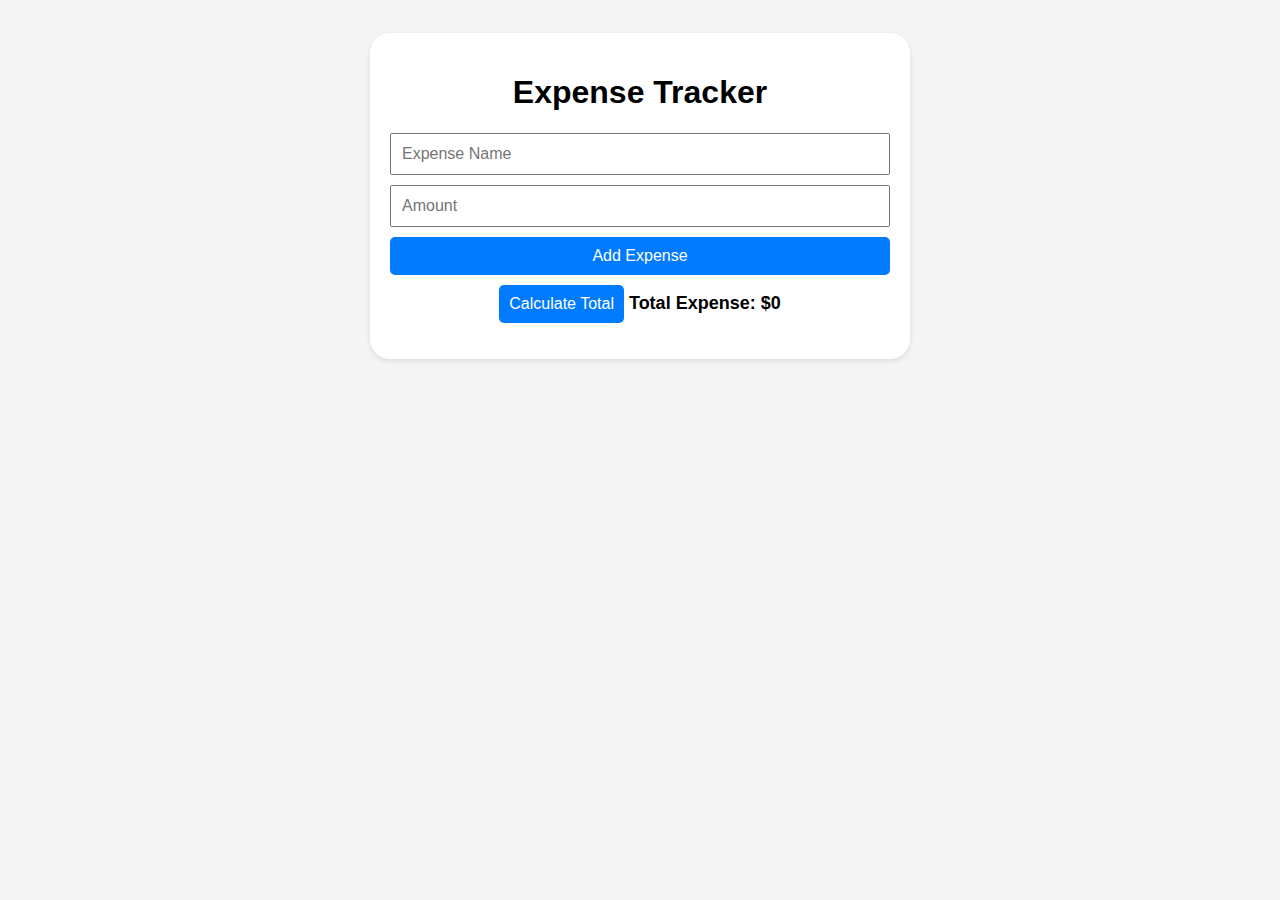
<file: Expense Tracker/index.html>
<!DOCTYPE html>
<html lang="en">
<head>
  <meta charset="UTF-8">
  <meta name="viewport" content="width=device-width, initial-scale=1.0">
  <title>Expense Tracker</title>
  <link rel="stylesheet" href="style.css">
</head>
<body>
  <div class="container">
    <h1>Expense Tracker</h1>
    <form id="expense-form">
      <input type="text" id="expense-name" placeholder="Expense Name" required>
      <input type="number" id="expense-amount" placeholder="Amount" required>
      <button type="submit">Add Expense</button>
    </form>
    <div class="total-expense">
      <button id="calculate-total">Calculate Total</button>
      <strong>Total Expense: $<span id="total-expense">0</span></strong>
    </div>
    <ul id="expense-list"></ul>
  </div>
  <script src="script.js"></script>
</body>
</html>
</file>
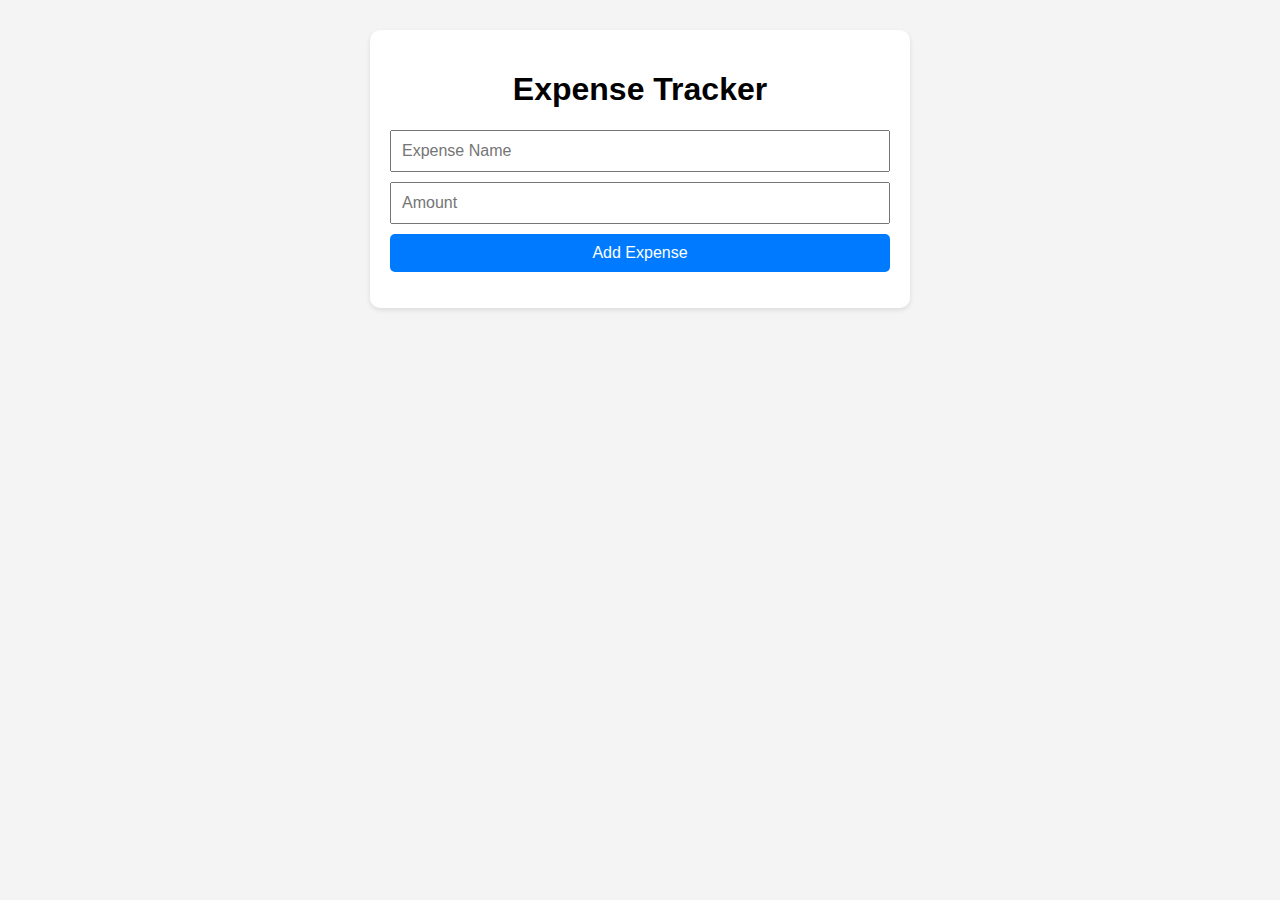
<file: ExpenseTracker/index.html>
<!DOCTYPE html>
<html lang="en">
<head>
  <meta charset="UTF-8">
  <meta name="viewport" content="width=device-width, initial-scale=1.0">
  <title>Expense Tracker</title>
  <link rel="stylesheet" href="style.css">
</head>
<body>
  <div class="container">
    <h1>Expense Tracker</h1>
    <form id="expense-form">
      <input type="text" id="expense-name" placeholder="Expense Name" required>
      <input type="number" id="expense-amount" placeholder="Amount" required>
      <button type="submit">Add Expense</button>
    </form>
    <ul id="expense-list"></ul>
  </div>
  <script src="script.js"></script>
</body>
</html>
</file>
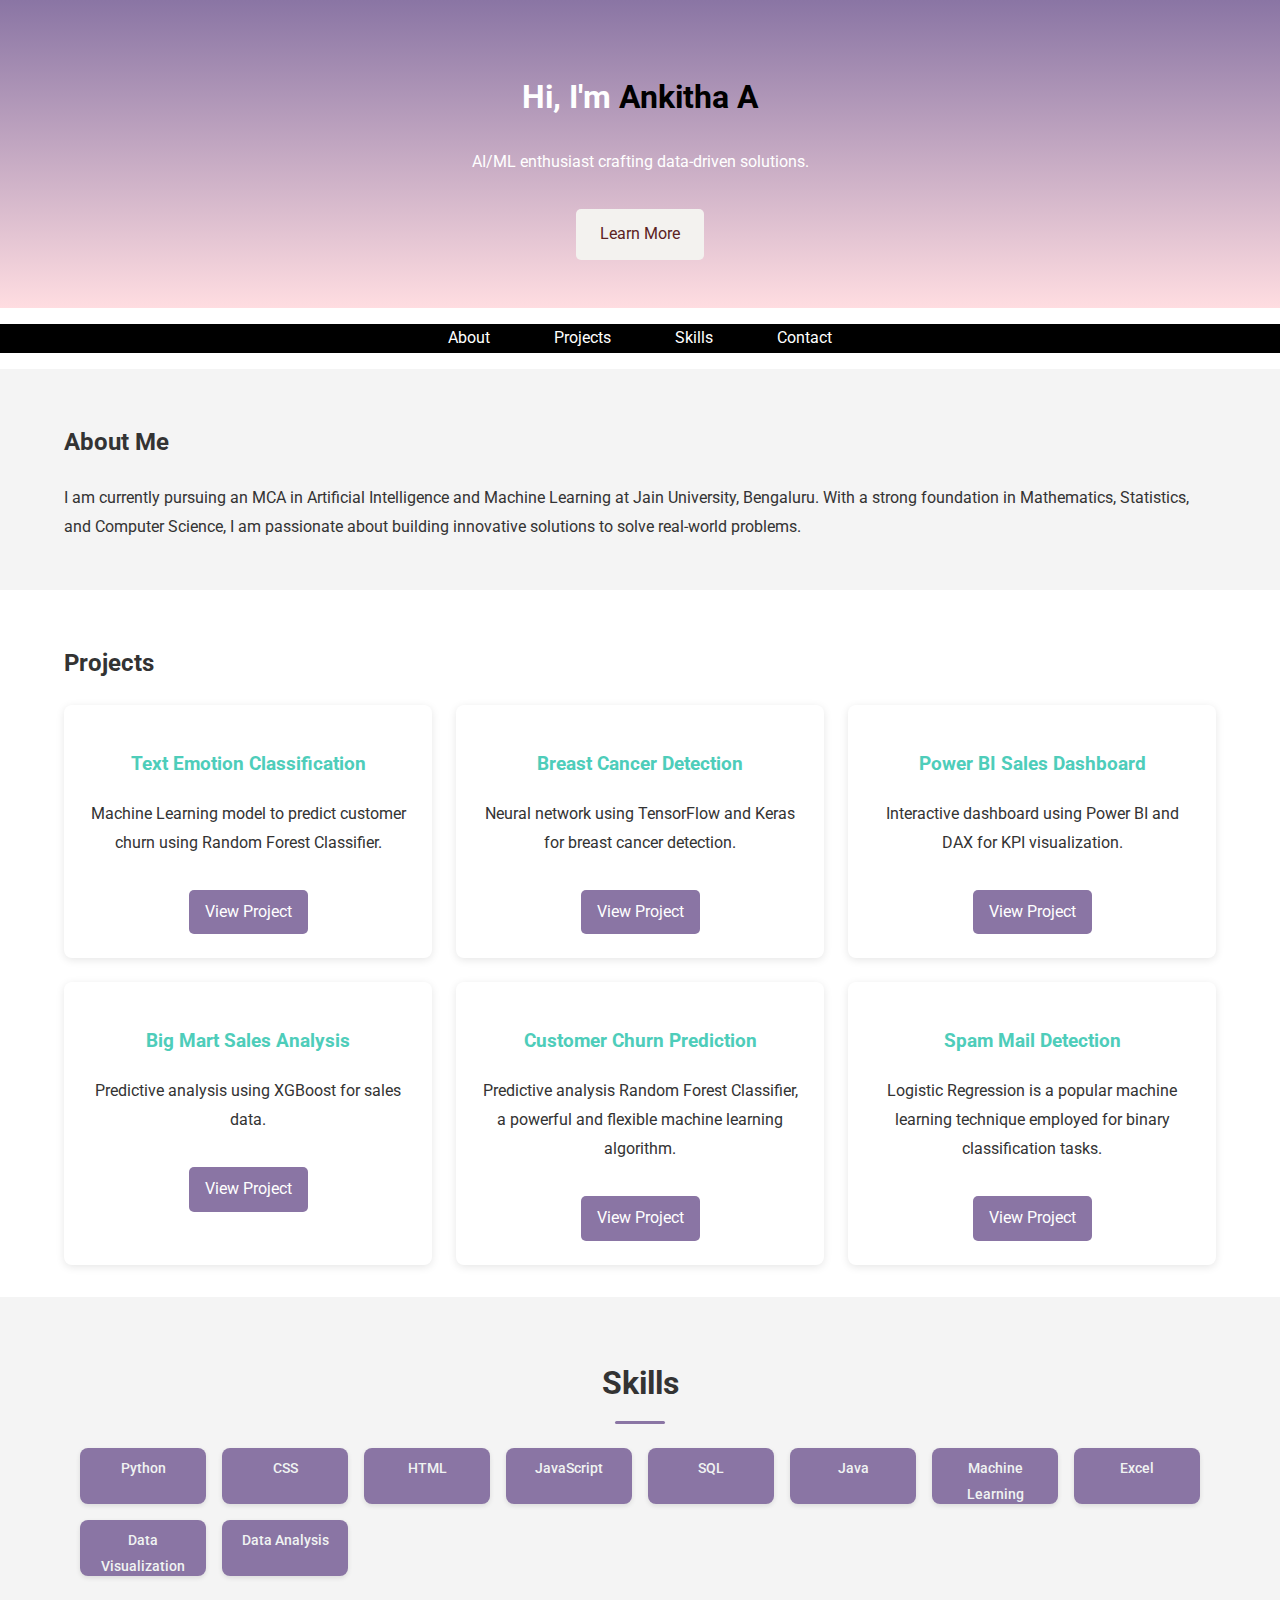
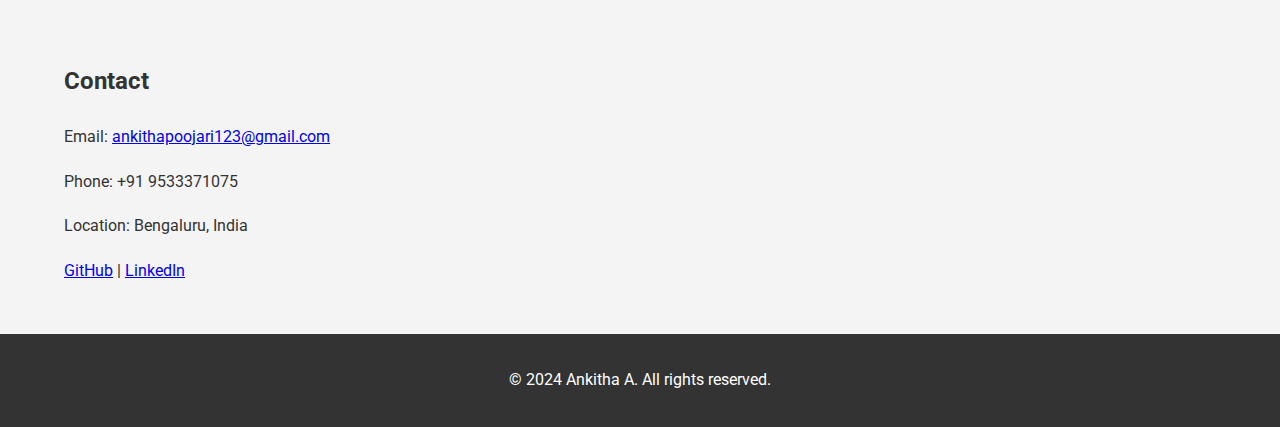
<file: Personal Portfolio Website/index.html>
<!DOCTYPE html>
<html lang="en">
<head>
  <meta charset="UTF-8">
  <meta name="viewport" content="width=device-width, initial-scale=1.0">
  <title>Ankitha A | Portfolio</title>
  <link rel="stylesheet" href="style.css">
  <link href="https://fonts.googleapis.com/css2?family=Roboto:wght@400;500;700&display=swap" rel="stylesheet">
</head>
<body>
  <header class="hero">
    <div class="container">
      <h1 class="hero-title">Hi, I'm <span>Ankitha A</span></h1>
      <p class="hero-subtitle">AI/ML enthusiast crafting data-driven solutions.</p>
      <a href="#about" class="hero-button">Learn More</a>
    </div>
  </header>

  <nav class="navbar">
    <div class="container">
      <ul>
        <li><a href="#about">About</a></li>
        <li><a href="#projects">Projects</a></li>
        <li><a href="#skills">Skills</a></li>
        <li><a href="#contact">Contact</a></li>
      </ul>
    </div>
  </nav>

  <section id="about" class="section about">
    <div class="container">
      <h2>About Me</h2>
      <p>I am currently pursuing an MCA in Artificial Intelligence and Machine Learning at Jain University, Bengaluru. With a strong foundation in Mathematics, Statistics, and Computer Science, I am passionate about building innovative solutions to solve real-world problems.</p>
    </div>
  </section>

  <section id="projects" class="section projects">
    <div class="container">
      <h2>Projects</h2>
      <div class="project-grid">
        <div class="project-card">
          <h3>Text Emotion Classification</h3>
          <p>Machine Learning model to predict customer churn using Random Forest Classifier.</p>
          <a href="https://github.com/Ankitha-Poojari/mini-pythonprojects/blob/main/Text_emotion_Classification_Using_Python.ipynb" target="_blank" class="button">View Project</a>
        </div>
        <div class="project-card">
          <h3>Breast Cancer Detection</h3>
          <p>Neural network using TensorFlow and Keras for breast cancer detection.</p>
          <a href="https://github.com/Ankitha-Poojari/mini-pythonprojects/blob/main/Breast_Cancer_Classification_with_NN.ipynb" target="_blank" class="button">View Project</a>
        </div>
        <div class="project-card">
          <h3>Power BI Sales Dashboard</h3>
          <p>Interactive dashboard using Power BI and DAX for KPI visualization.</p>
          <a href="https://github.com/Ankitha-Poojari/PowerBI/blob/main/PJ1SalesDashboard.pbix" target="_blank" class="button">View Project</a>
        </div>
        <div class="project-card">
          <h3>Big Mart Sales Analysis</h3>
          <p>Predictive analysis using XGBoost for sales data.</p>
          <a href="https://github.com/Ankitha-Poojari/mini-pythonprojects/blob/main/Big_Mart_Sales_Analysis.ipynb" target="_blank" class="button">View Project</a>
        </div>
        <div class="project-card">
            <h3>Customer Churn Prediction</h3>
            <p>Predictive analysis Random Forest Classifier, a powerful and flexible machine learning algorithm.</p>
            <a href="https://github.com/Ankitha-Poojari/mini-pythonprojects/blob/main/Customer_Churn_prediction.ipynb" target="_blank" class="button">View Project</a>
          </div>
          <div class="project-card">
            <h3>Spam Mail Detection</h3>
            <p>Logistic Regression is a popular machine learning technique employed for binary classification tasks.</p>
            <a href="https://github.com/Ankitha-Poojari/mini-pythonprojects/blob/main/Spam_Mail_Detection.ipynb" target="_blank" class="button">View Project</a>
          </div>
      </div>
    </div>
  </section>

  <section id="skills" class="section skills">
    <div class="container">
      <h2>Skills</h2>
      <div class="skills-grid">
        <div class="skill-card">Python</div>
        <div class="skill-card">CSS</div>
        <div class="skill-card">HTML</div>
        <div class="skill-card">JavaScript</div>
        <div class="skill-card">SQL</div>
        <div class="skill-card">Java</div> 
        <div class="skill-card">Machine Learning</div>
        <div class="skill-card">Excel</div>
        <div class="skill-card">Data Visualization</div>
        <div class="skill-card">Data Analysis</div>
      </div>
    </div>
  </section>
  

  <section id="contact" class="section contact">
    <div class="container">
      <h2>Contact</h2>
      <p>Email: <a href="mailto:ankithapoojari123@gmail.com">ankithapoojari123@gmail.com</a></p>
      <p>Phone: +91 9533371075</p>
      <p>Location: Bengaluru, India</p>
      <p>
        <a href="https://github.com/Ankitha-Poojari" target="_blank">GitHub</a> | 
        <a href="https://www.linkedin.com/in/ankitha-a-/" target="_blank">LinkedIn</a>
      </p>
    </div>
  </section>

  <footer>
    <p>&copy; 2024 Ankitha A. All rights reserved.</p>
  </footer>

  <script src="script.js"></script>
</body>
</html>
</file>
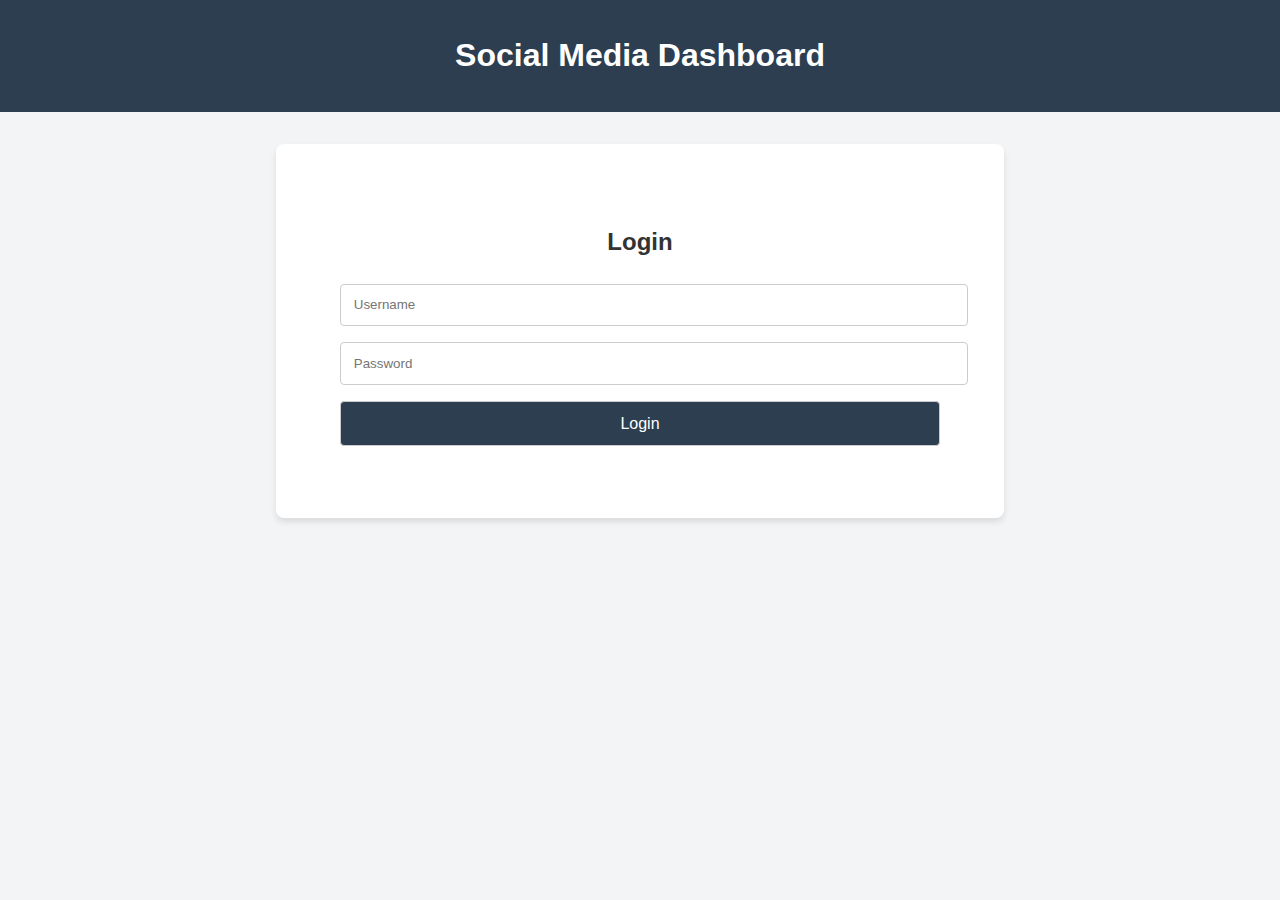
<file: Social Media Dashboard/index.html>
<!DOCTYPE html>
<html lang="en">
<head>
  <meta charset="UTF-8">
  <meta name="viewport" content="width=device-width, initial-scale=1.0">
  <title>Social Media Dashboard</title>
  <link rel="stylesheet" href="style.css">
</head>
<body>
  <header>
    <h1>Social Media Dashboard</h1>
  </header>
  <div class="container" id="loginPage">
    <h2>Login</h2>
    <input type="text" id="username" placeholder="Username">
    <input type="password" id="password" placeholder="Password">
    <button onclick="login()">Login</button>
  </div>
  <div class="container hidden" id="appsPage">
    <h2>Choose an App</h2>
    <div class="app-list">
      <button onclick="showPosts('Facebook')">Facebook</button>
      <button onclick="showPosts('Twitter')">Twitter</button>
      <button onclick="showPosts('Instagram')">Instagram</button>
    </div>
  </div>
  <div class="container hidden" id="postsPage">
    <button onclick="goBack()">Back to Apps</button>
    <h2 id="appTitle">App Name</h2>
    <div id="posts">
      <!-- Posts will appear here -->
    </div>
  </div>
  <script src="script.js"></script>
</body>
</html>
</file>
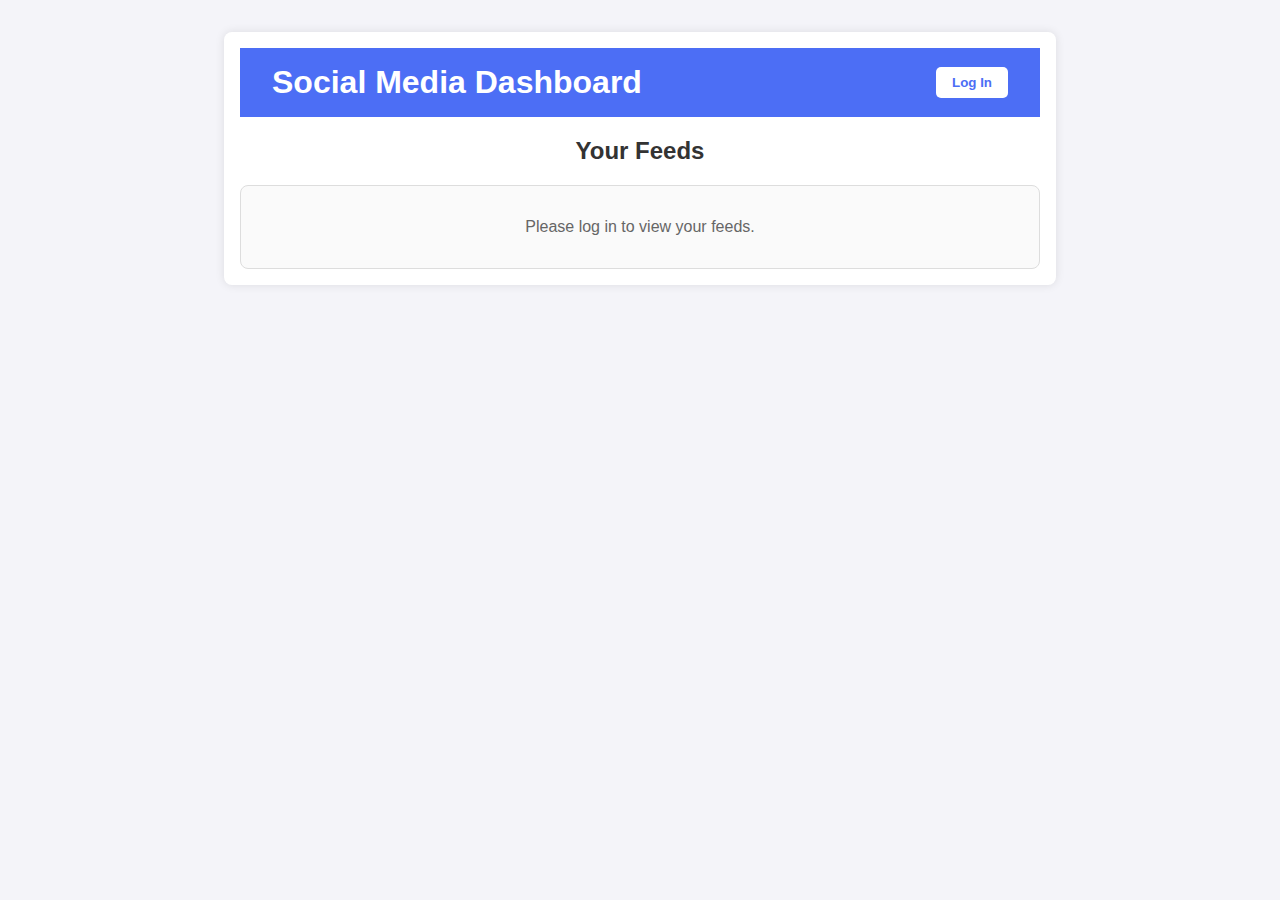
<file: SocialMediaDashboard/index.html>
<!DOCTYPE html>
<html lang="en">
<head>
    <meta charset="UTF-8">
    <meta name="viewport" content="width=device-width, initial-scale=1.0">
    <title>Social Media Dashboard</title>
    <link rel="stylesheet" href="style.css">
</head>
<body>
    <div class="dashboard">
        <header>
            <h1>Social Media Dashboard</h1>
            <button id="login-btn">Log In</button>
        </header>
        <section id="feeds">
            <h2>Your Feeds</h2>
            <div class="feed-container">
                <p>Please log in to view your feeds.</p>
            </div>
        </section>
    </div>
    <script src="script.js"></script>
</body>
</html>
</file>
<file: Expense Tracker/style.css>
body {
  font-family: Arial, sans-serif;
  margin: 0;
  padding: 3px;
  background-color: #f4f4f4;
}

.container {
  width: 90%;
  max-width: 500px;
  margin: 30px auto;
  background: white;
  padding: 20px;
  border-radius: 20px;
  box-shadow: 0 2px 5px rgba(20, 12, 12, 0.1);
}

h1 {
  text-align: center;
  text-decoration: solid;
}

form {
  display: flex;
  flex-direction: column;
  gap: 10px;
}

input, button {
  padding: 10px;
  font-size: 16px;
}

button {
  background-color: #007BFF;
  color: white;
  border: none;
  border-radius: 5px;
  cursor: pointer;
}

button:hover {
  background-color: #0056b3;
}

.total-expense {
  text-align: center;
  font-size: 18px;
  margin-left: 15px;
  margin-right: 15px;
  margin-top: 10px;
  margin-bottom: 10px;
}

ul {
  list-style: none;
  padding: 0;
}

li {
  display: flex;
  justify-content: space-between;
  background: #f9f9f9;
  padding: 30px;
  border: 1px solid #ddd;
  margin: 5px 0;
  border-radius: 5px;
}

button.edit, button.delete {
  background: none;
  border: none;
  color: #007BFF;
  cursor: pointer;
}

button.edit:hover, button.delete:hover {
  color: #0056b3;
}
</file>
<file: ExpenseTracker/style.css>
body {
    font-family: Arial, sans-serif;
    margin: 0;
    padding: 0;
    background-color: #f4f4f4;
  }
  
  .container {
    width: 90%;
    max-width: 500px;
    margin: 30px auto;
    background: white;
    padding: 20px;
    border-radius: 10px;
    box-shadow: 0 2px 5px rgba(0, 0, 0, 0.1);
  }
  
  h1 {
    text-align: center;
  }
  
  form {
    display: flex;
    flex-direction: column;
    gap: 10px;
  }
  
  input, button {
    padding: 10px;
    font-size: 16px;
  }
  
  button {
    background-color: #007BFF;
    color: white;
    border: none;
    border-radius: 5px;
    cursor: pointer;
  }
  
  button:hover {
    background-color: #0056b3;
  }
  
  ul {
    list-style: none;
    padding: 0;
  }
  
  li {
    display: flex;
    justify-content: space-between;
    background: #f9f9f9;
    padding: 10px;
    border: 1px solid #ddd;
    margin: 5px 0;
    border-radius: 5px;
  }
  
  button.edit, button.delete {
    background: none;
    border: none;
    color: #007BFF;
    cursor: pointer;
  }
  
  button.edit:hover, button.delete:hover {
    color: #0056b3;
  }
</file>
<file: Social Media Dashboard/style.css>
body {
    font-family: Arial, sans-serif;
    margin: 0;
    padding: 0;
    background: #f3f4f6;
    color: #333;
  }
  
  header {
    background: #2c3e50;
    color: #fff;
    padding: 1rem;
    text-align: center;
  }
  
  .container {
    text-align: center;
    text-size-adjust: 20px;
    max-width: 600px;
    margin: 2rem auto;
    padding: 4rem;
    background: #fff;
    border-radius: 8px;
    box-shadow: 0 4px 6px rgba(0, 0, 0, 0.1);
  }
  
  .hidden {
    display: none;
  }
  
  input, button {
    width: 100%;
    padding: 0.8rem;
    margin: 0.5rem 0;
    border: 1px solid #ccc;
    border-radius: 4px;
  }
  
  button {
    background: #2c3e50;
    color: white;
    font-size: 1rem;
    cursor: pointer;
  }
  
  button:hover {
    background: #34495e;
  }
  
  .app-list button {
    margin: 0.5rem 0;
  }
  
  .posts {
    text-align: center;
    background: #f9f9f9;
    padding: 1rem;
    border: 1px solid #ddd;
    border-radius: 4px;
    margin-bottom: 1rem;
  }
</file>
<file: SocialMediaDashboard/style.css>
body {
    font-family: Arial, sans-serif;
    margin: 0;
    padding: 0;
    background-color: #f4f4f9;
}

header {
    background-color: #4c6ef5;
    color: white;
    padding: 1rem 2rem;
    text-align: center;
    display: flex;
    justify-content: space-between;
    align-items: center;
}

header h1 {
    margin: 0;
}

#login-btn {
    padding: 0.5rem 1rem;
    background-color: white;
    color: #4c6ef5;
    border: none;
    border-radius: 5px;
    cursor: pointer;
    font-weight: bold;
}

#login-btn:hover {
    background-color: #e1e7fe;
}

.dashboard {
    max-width: 800px;
    margin: 2rem auto;
    padding: 1rem;
    background: white;
    box-shadow: 0 0 10px rgba(0, 0, 0, 0.1);
    border-radius: 8px;
}

#feeds h2 {
    text-align: center;
    color: #333;
}

.feed-container {
    padding: 1rem;
    border: 1px solid #ddd;
    border-radius: 8px;
    background: #fafafa;
    margin-top: 1rem;
    text-align: center;
}

.feed-container p {
    color: #666;
}
</file>
<file: Personal Portfolio Website/style.css>
/* General Reset */
body {
    margin: 0;
    font-family: 'Roboto', sans-serif;
    color: #333;
    line-height: 1.8;
  }
  
  .container {
    width: 90%;
    max-width: 1200px;
    margin: 0 auto;
  }
  
  /* Hero Section */
  .hero {
    text-align: center;
    padding: 3rem 0;
    background: linear-gradient(to bottom, #8a75a4 ,  #FFDDE1);
    color:#ffffff;
  }
  
  .hero-title span {
    color: #000000;
  }
  
  .hero-button {
    display: inline-block;
    margin-top: 1rem;
    padding: 0.7rem 1.5rem;
    background: #f3f2ef;
    color: #5c2323;
    text-decoration: none;
    border-radius: 5px;
    transition: background 0.3s ease;
  }
  
  .hero-button:hover {
    background: #0f1111;
    color: #f2e9e9;
  }
  
  /* Navbar */
  .navbar {
    background: #000000;
    color: white;
  }
  
  .navbar ul {
    list-style: none;
    display: flex;
    justify-content: center;
    padding: 0;
  }
  
  .navbar ul li {
    margin: 0 1rem;
  }
  
  .navbar ul li a {
    color: white;
    text-decoration: none;
    padding: 1rem;
  }
  
  .navbar ul li a:hover {
    background: #EDEDED;
    color: #070809;
    border-radius: 5px;
  }
  
  /* Sections */
  .section {
    padding: 2rem 0;
  }
  
  .about, .skills, .contact {
    background: #f4f4f4;
  }
  
  .projects {
    background: #fff;
  }
  
  /* Project Cards */
  .project-grid {
    display: grid;
    grid-template-columns: repeat(auto-fit, minmax(300px, 1fr));
    gap: 1.5rem;
  }
  
  .project-card {
    background: #fff;
    padding: 1.5rem;
    border-radius: 8px;
    box-shadow: 0 2px 8px rgba(0, 0, 0, 0.1);
    text-align: center;
  }
  
  .project-card h3 {
    color: #4ECDBA;
  }
  
  .project-card .button {
    display: inline-block;
    margin-top: 1rem;
    padding: 0.5rem 1rem;
    background: #8a75a4;
    color: white;
    text-decoration: none;
    border-radius: 5px;
    transition: background 0.3s ease;
  }
  
  .project-card .button:hover {
    background: #EDEDED;
    color: #000000;
  }
  
  /* Footer */
  footer {
    text-align: center;
    padding: 1rem;
    background: #333;
    color: white;
  }
  /* Skills Section */
.skills {
    background: #f4f4f4; /* Light background */
    padding: 2rem 0;
    text-align: center;
  }
  
  .skills h2 {
    font-size: 2rem;
    color: #333;
    margin-bottom: 1.5rem;
    position: relative;
  }
  
  .skills h2::after {
    content: "";
    display: block;
    width: 50px;
    height: 3px;
    background: #8a75a4; /* Accent color */
    margin: 0.5rem auto 0; /* Center underline */
    border-radius: 2px;
  }
  
  .skills-grid {
    display: grid;
    grid-template-columns: repeat(auto-fit, minmax(120px, 1fr)); /* Responsive grid */
    gap: 1rem;
    justify-items: center;
    padding: 0 1rem;
  }
  
  .skill-card {
    background: #8a75a4; /* Card background */
    color:#f0f3f2; /* Accent text color */
    border-radius: 8px; /* Rounded corners */
    padding: 0.5rem 0.8rem; /* Reduce padding */
    font-size: 0.9rem; /* Smaller font size */
    font-weight: 500; /* Keep text weight */
    text-align: center;
    transition: all 0.3s ease; /* Smooth hover effects */
    box-shadow: 0 2px 5px rgba(0, 0, 0, 0.1); /* Subtle shadow */
    width: 100px; /* Fixed width for uniform size */
    height: 40px; /* Fixed height for uniform size */
  }
  
  .skill-card:hover {
    background: #121212; /* Hover background */
    color: white; /* Hover text color */
    box-shadow: 0 4px 8px rgba(0, 0, 0, 0.2); /* Add depth on hover */
    transform: translateY(-3px); /* Lift effect */

  }
  
  .skill-card:active {
    transform: translateY(0); /* Reset on click */
  }
</file>
